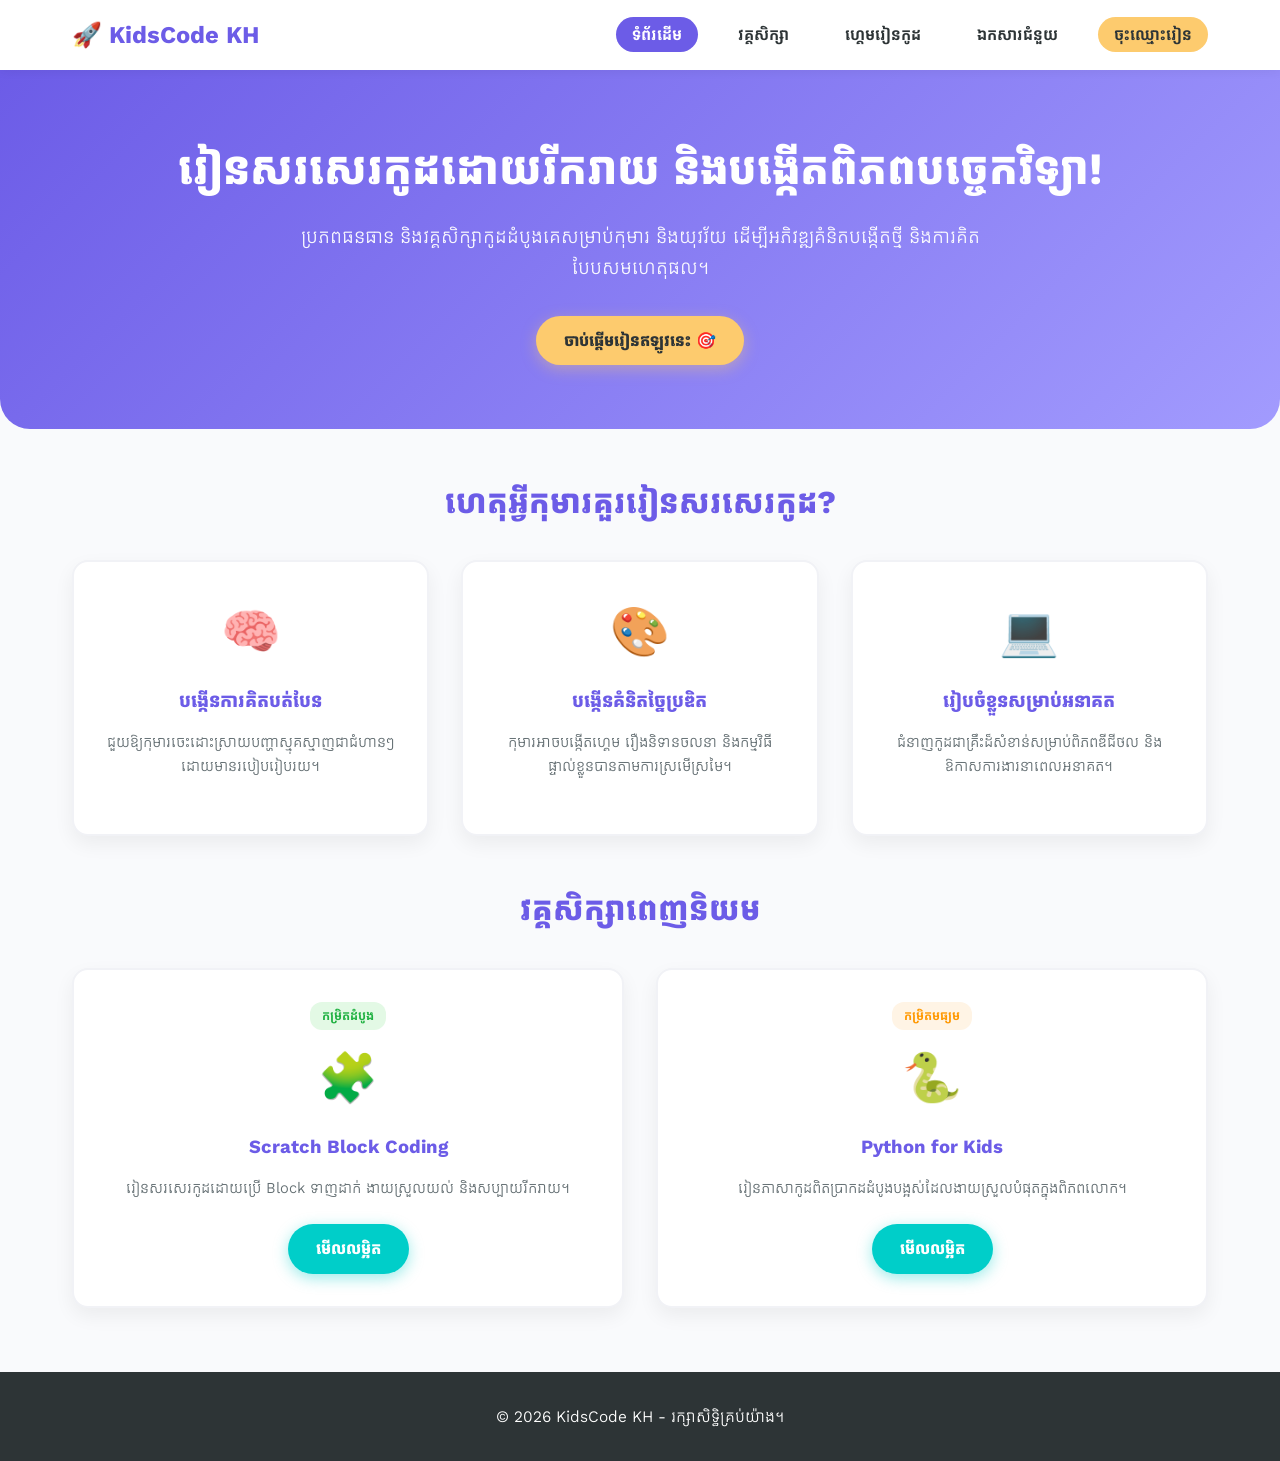
<file: index.html>
<!DOCTYPE html>
<html lang="km">
<head>
    <meta charset="UTF-8">
    <meta name="viewport" content="width=device-width, initial-scale=1.0">
    <title>Coding for Kids - ទំព័រដើម</title>
    <link rel="stylesheet" href="Amm.css">
</head>
<body>

    <!-- Navigation Header -->
    <header>
        <nav>
            <a href="index.html" class="logo">🚀 KidsCode KH</a>
            <ul class="nav-links">
                <li><a href="index.html" class="active">ទំព័រដើម</a></li>
                <li><a href="courses.html">វគ្គសិក្សា</a></li>
                <li><a href="games.html">ហ្គេមរៀនកូដ</a></li>
                <li><a href="resources.html">ឯកសារជំនួយ</a></li>
                <li><a href="contact.html" class="btn-nav">ចុះឈ្មោះរៀន</a></li>
            </ul>
        </nav>
    </header>

    <!-- Hero Section -->
    <section class="hero">
        <h1>រៀនសរសេរកូដដោយរីករាយ និងបង្កើតពិភពបច្ចេកវិទ្យា!</h1>
        <p>ប្រភពធនធាន និងវគ្គសិក្សាកូដដំបូងគេសម្រាប់កុមារ និងយុវវ័យ ដើម្បីអភិវឌ្ឍគំនិតបង្កើតថ្មី និងការគិតបែបសមហេតុផល។</p>
        <a href="courses.html" class="btn">ចាប់ផ្តើមរៀនឥឡូវនេះ 🎯</a>
    </section>

    <!-- Why Learn Coding Section -->
    <main class="container">
        <h2 class="section-title">ហេតុអ្វីកុមារគួររៀនសរសេរកូដ?</h2>
        <div class="grid">
            <div class="card">
                <div class="card-icon">🧠</div>
                <h3>បង្កើនការគិតបត់បែន</h3>
                <p>ជួយឱ្យកុមារចេះដោះស្រាយបញ្ហាស្មុគស្មាញជាជំហានៗដោយមានរបៀបរៀបរយ។</p>
            </div>
            <div class="card">
                <div class="card-icon">🎨</div>
                <h3>បង្កើនគំនិតច្នៃប្រឌិត</h3>
                <p>កុមារអាចបង្កើតហ្គេម រឿងនិទានចលនា និងកម្មវិធីផ្ទាល់ខ្លួនបានតាមការស្រមើស្រមៃ។</p>
            </div>
            <div class="card">
                <div class="card-icon">💻</div>
                <h3>រៀបចំខ្លួនសម្រាប់អនាគត</h3>
                <p>ជំនាញកូដជាគ្រឹះដ៏សំខាន់សម្រាប់ពិភពឌីជីថល និងឱកាសការងារនាពេលអនាគត។</p>
            </div>
        </div>
    </main>

    <!-- Popular Courses Preview -->
    <section class="container">
        <h2 class="section-title">វគ្គសិក្សាពេញនិយម</h2>
        <div class="grid">
            <div class="card">
                <span class="badge badge-beginner">កម្រិតដំបូង</span>
                <div class="card-icon">🧩</div>
                <h3>Scratch Block Coding</h3>
                <p>រៀនសរសេរកូដដោយប្រើ Block ទាញដាក់ ងាយស្រួលយល់ និងសប្បាយរីករាយ។</p>
                <a href="courses.html" class="btn btn-secondary">មើលលម្អិត</a>
            </div>
            <div class="card">
                <span class="badge badge-intermediate">កម្រិតមធ្យម</span>
                <div class="card-icon">🐍</div>
                <h3>Python for Kids</h3>
                <p>រៀនភាសាកូដពិតប្រាកដដំបូងបង្អស់ដែលងាយស្រួលបំផុតក្នុងពិភពលោក។</p>
                <a href="courses.html" class="btn btn-secondary">មើលលម្អិត</a>
            </div>
        </div>
    </section>

    <!-- Footer -->
    <footer>
        <p>&copy; 2026 KidsCode KH - រក្សាសិទ្ធិគ្រប់យ៉ាង។</p>
    </footer>
</body>
</html>
</file>
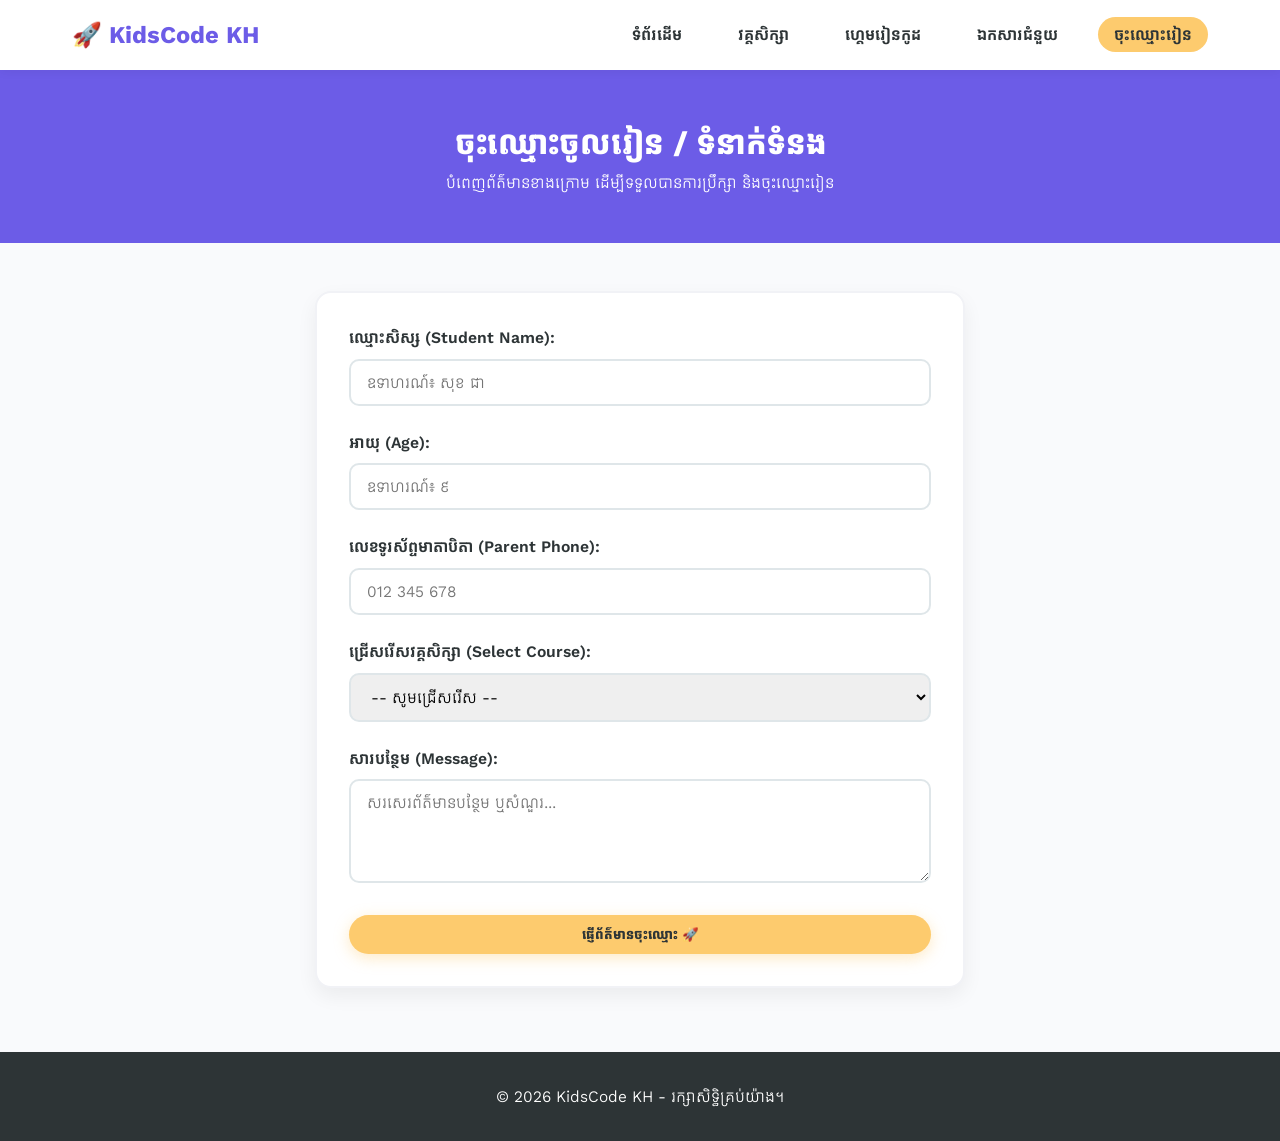
<file: contact.html>
<!DOCTYPE html>
<html lang="km">
<head>
    <meta charset="UTF-8">
    <meta name="viewport" content="width=device-width, initial-scale=1.0">
    <title>KidsCode - ចុះឈ្មោះ និងទំនាក់ទំនង</title>
    <link rel="stylesheet" href="Amm.css">
</head>
<body>

    <header>
        <nav>
            <a href="index.html" class="logo">🚀 KidsCode KH</a>
            <ul class="nav-links">
                <li><a href="index.html">ទំព័រដើម</a></li>
                <li><a href="courses.html">វគ្គសិក្សា</a></li>
                <li><a href="games.html">ហ្គេមរៀនកូដ</a></li>
                <li><a href="resources.html">ឯកសារជំនួយ</a></li>
                <li><a href="contact.html" class="active btn-nav">ចុះឈ្មោះរៀន</a></li>
            </ul>
        </nav>
    </header>

    <div class="page-banner">
        <h1>ចុះឈ្មោះចូលរៀន / ទំនាក់ទំនង</h1>
        <p>បំពេញព័ត៌មានខាងក្រោម ដើម្បីទទួលបានការប្រឹក្សា និងចុះឈ្មោះរៀន</p>
    </div>

    <main class="container">
        <div class="card" style="max-width: 650px; margin: 0 auto; text-align: left;">
            <form action="#" method="post">
                <div class="form-group">
                    <label for="student-name">ឈ្មោះសិស្ស (Student Name):</label>
                    <input type="text" id="student-name" required placeholder="ឧទាហរណ៍៖ សុខ ជា">
                </div>

                <div class="form-group">
                    <label for="age">អាយុ (Age):</label>
                    <input type="number" id="age" min="5" max="18" required placeholder="ឧទាហរណ៍៖ ៩">
                </div>

                <div class="form-group">
                    <label for="parent-phone">លេខទូរស័ព្ទមាតាបិតា (Parent Phone):</label>
                    <input type="tel" id="parent-phone" required placeholder="012 345 678">
                </div>

                <div class="form-group">
                    <label for="course">ជ្រើសរើសវគ្គសិក្សា (Select Course):</label>
                    <select id="course" required>
                        <option value="">-- សូមជ្រើសរើស --</option>
                        <option value="scratch">Scratch Junior & Animation</option>
                        <option value="web">HTML & CSS Web Design</option>
                        <option value="python">Python Programming</option>
                        <option value="roblox">Roblox Game Dev</option>
                    </select>
                </div>

                <div class="form-group">
                    <label for="message">សារបន្ថែម (Message):</label>
                    <textarea id="message" rows="4" placeholder="សរសេរព័ត៌មានបន្ថែម ឬសំណួរ..."></textarea>
                </div>

                <button type="submit" class="btn" style="width: 100%;">ផ្ញើព័ត៌មានចុះឈ្មោះ 🚀</button>
            </form>
        </div>
    </main>

    <footer>
        <p>&copy; 2026 KidsCode KH - រក្សាសិទ្ធិគ្រប់យ៉ាង។</p>
    </footer>

</body>
</html>
</file>
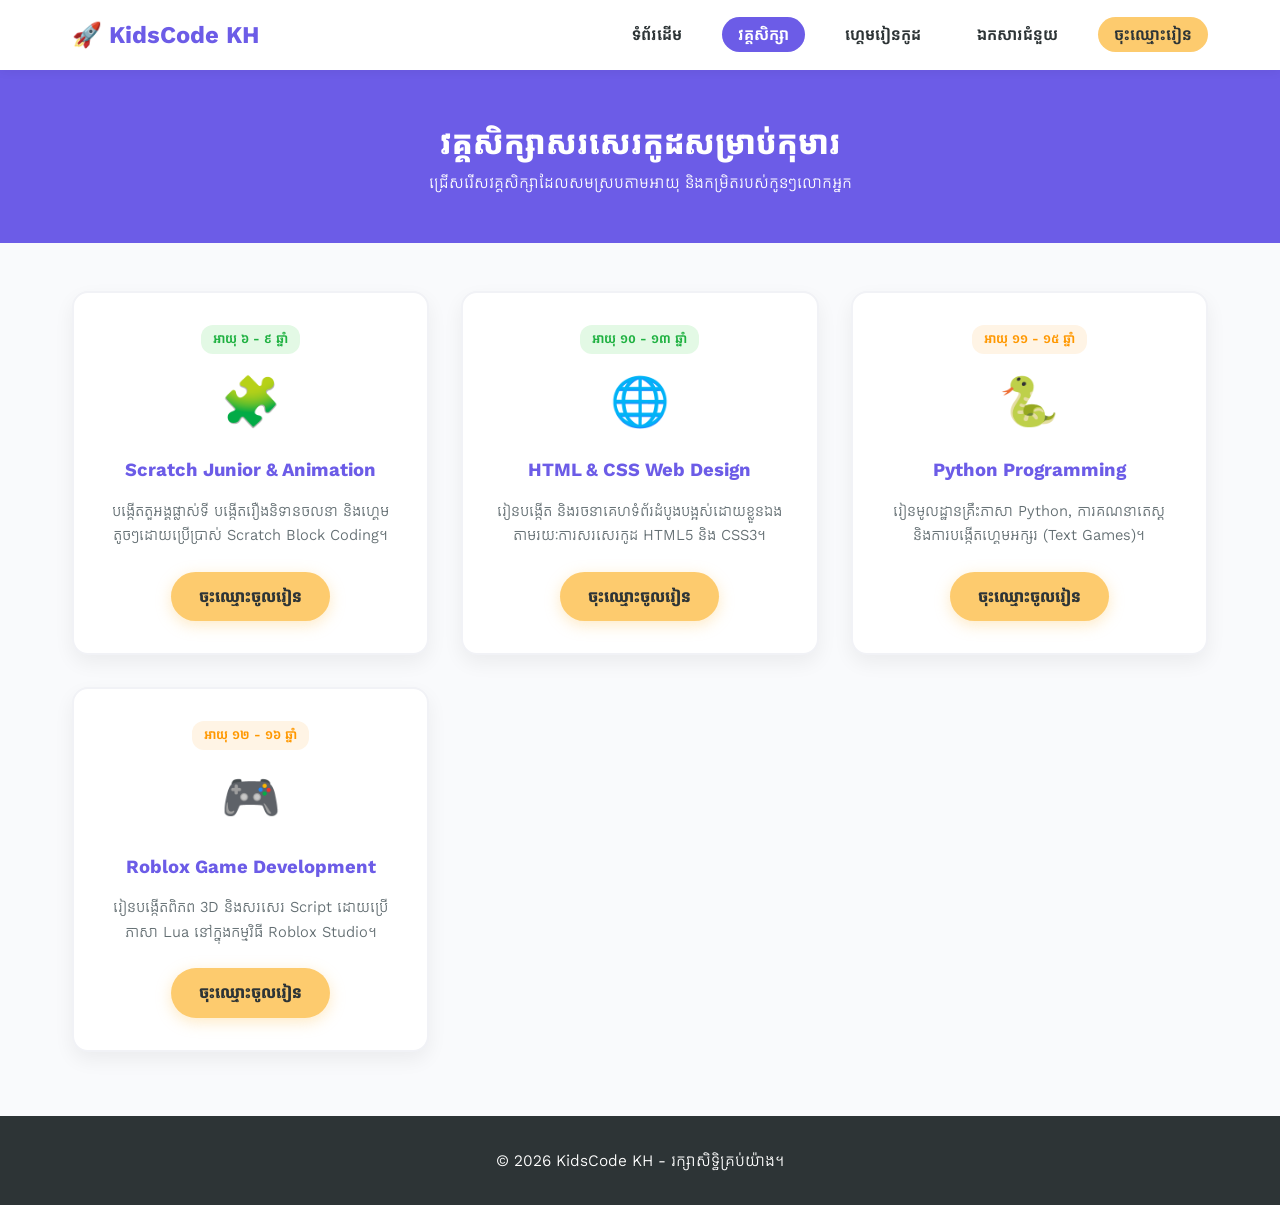
<file: courses.html>
<!DOCTYPE html>
<html lang="km">
<head>
    <meta charset="UTF-8">
    <meta name="viewport" content="width=device-width, initial-scale=1.0">
    <title>KidsCode - វគ្គសិក្សា</title>
    <link rel="stylesheet" href="Amm.css">
</head>
<body>

    <header>
        <nav>
            <a href="index.html" class="logo">🚀 KidsCode KH</a>
            <ul class="nav-links">
                <li><a href="index.html">ទំព័រដើម</a></li>
                <li><a href="courses.html" class="active">វគ្គសិក្សា</a></li>
                <li><a href="games.html">ហ្គេមរៀនកូដ</a></li>
                <li><a href="resources.html">ឯកសារជំនួយ</a></li>
                <li><a href="contact.html" class="btn-nav">ចុះឈ្មោះរៀន</a></li>
            </ul>
        </nav>
    </header>

    <div class="page-banner">
        <h1>វគ្គសិក្សាសរសេរកូដសម្រាប់កុមារ</h1>
        <p>ជ្រើសរើសវគ្គសិក្សាដែលសមស្របតាមអាយុ និងកម្រិតរបស់កូនៗលោកអ្នក</p>
    </div>

    <main class="container">
        <div class="grid">
            <!-- Course 1 -->
            <div class="card">
                <span class="badge badge-beginner">អាយុ ៦ - ៩ ឆ្នាំ</span>
                <div class="card-icon">🧩</div>
                <h3>Scratch Junior & Animation</h3>
                <p>បង្កើតតួអង្គផ្លាស់ទី បង្កើតរឿងនិទានចលនា និងហ្គេមតូចៗដោយប្រើប្រាស់ Scratch Block Coding។</p>
                <a href="contact.html" class="btn">ចុះឈ្មោះចូលរៀន</a>
            </div>

            <!-- Course 2 -->
            <div class="card">
                <span class="badge badge-beginner">អាយុ ១០ - ១៣ ឆ្នាំ</span>
                <div class="card-icon">🌐</div>
                <h3>HTML & CSS Web Design</h3>
                <p>រៀនបង្កើត និងរចនាគេហទំព័រដំបូងបង្អស់ដោយខ្លួនឯង តាមរយៈការសរសេរកូដ HTML5 និង CSS3។</p>
                <a href="contact.html" class="btn">ចុះឈ្មោះចូលរៀន</a>
            </div>

            <!-- Course 3 -->
            <div class="card">
                <span class="badge badge-intermediate">អាយុ ១១ - ១៥ ឆ្នាំ</span>
                <div class="card-icon">🐍</div>
                <h3>Python Programming</h3>
                <p>រៀនមូលដ្ឋានគ្រឹះភាសា Python, ការគណនាតេស្ដ និងការបង្កើតហ្គេមអក្សរ (Text Games)។</p>
                <a href="contact.html" class="btn">ចុះឈ្មោះចូលរៀន</a>
            </div>

            <!-- Course 4 -->
            <div class="card">
                <span class="badge badge-intermediate">អាយុ ១២ - ១៦ ឆ្នាំ</span>
                <div class="card-icon">🎮</div>
                <h3>Roblox Game Development</h3>
                <p>រៀនបង្កើតពិភព 3D និងសរសេរ Script ដោយប្រើភាសា Lua នៅក្នុងកម្មវិធី Roblox Studio។</p>
                <a href="contact.html" class="btn">ចុះឈ្មោះចូលរៀន</a>
            </div>
        </div>
    </main>

    <footer>
        <p>&copy; 2026 KidsCode KH - រក្សាសិទ្ធិគ្រប់យ៉ាង។</p>
    </footer>

</body>
</html>
</file>
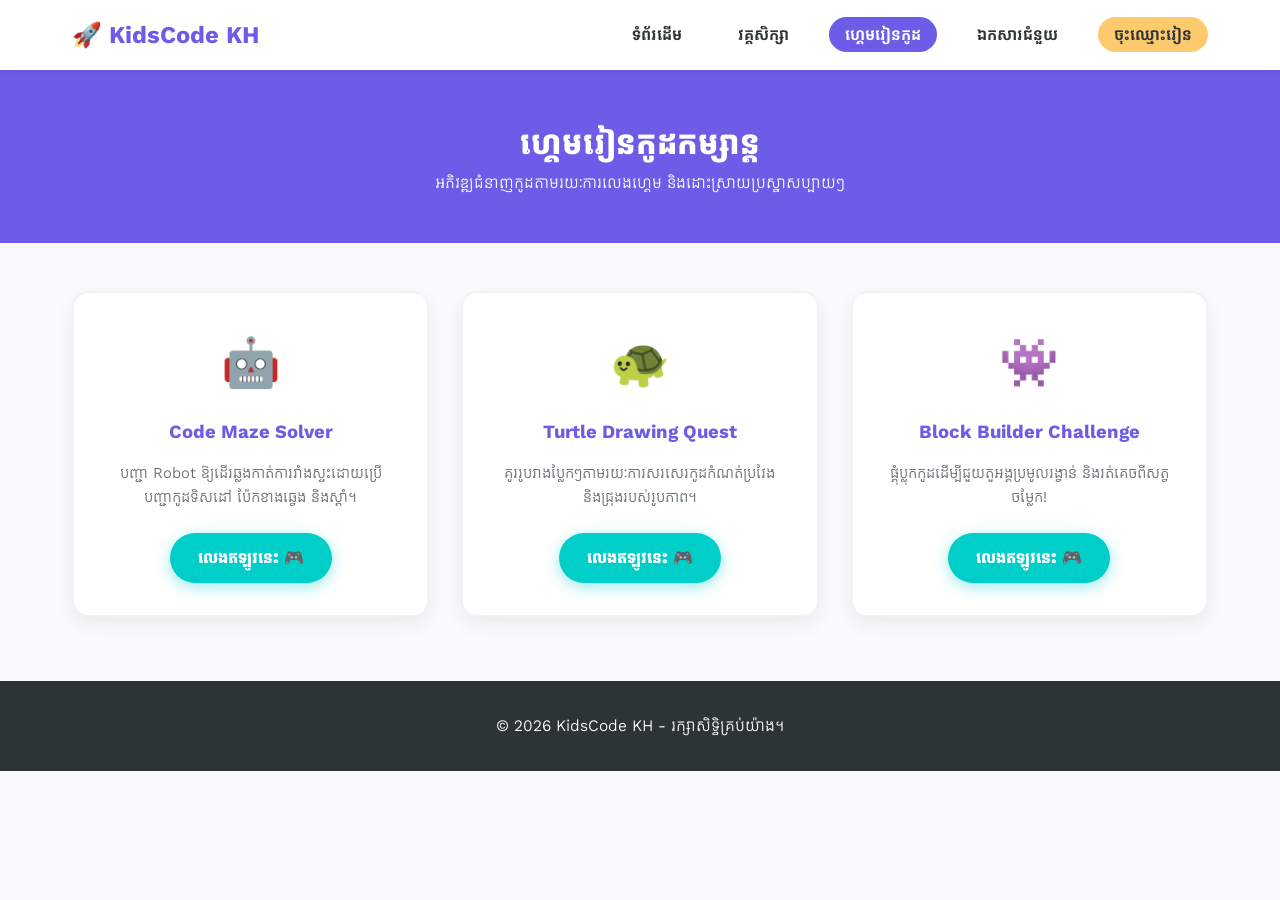
<file: games.html>
<!DOCTYPE html>
<html lang="km">
<head>
    <meta charset="UTF-8">
    <meta name="viewport" content="width=device-width, initial-scale=1.0">
    <title>KidsCode - ហ្គេមរៀនកូដ</title>
    <link rel="stylesheet" href="Amm.css">
</head>
<body>

    <header>
        <nav>
            <a href="index.html" class="logo">🚀 KidsCode KH</a>
            <ul class="nav-links">
                <li><a href="index.html">ទំព័រដើម</a></li>
                <li><a href="courses.html">វគ្គសិក្សា</a></li>
                <li><a href="games.html" class="active">ហ្គេមរៀនកូដ</a></li>
                <li><a href="resources.html">ឯកសារជំនួយ</a></li>
                <li><a href="contact.html" class="btn-nav">ចុះឈ្មោះរៀន</a></li>
            </ul>
        </nav>
    </header>

    <div class="page-banner">
        <h1>ហ្គេមរៀនកូដកម្សាន្ត</h1>
        <p>អភិវឌ្ឍជំនាញកូដតាមរយៈការលេងហ្គេម និងដោះស្រាយប្រស្នាសប្បាយៗ</p>
    </div>

    <main class="container">
        <div class="grid">
            <div class="card">
                <div class="card-icon">🤖</div>
                <h3>Code Maze Solver</h3>
                <p>បញ្ជា Robot ឱ្យដើរឆ្លងកាត់ការរាំងស្ទះដោយប្រើបញ្ជាកូដទិសដៅ ប៉ែកខាងឆ្វេង និងស្តាំ។</p>
                <a href="#" class="btn btn-secondary">លេងឥឡូវនេះ 🎮</a>
            </div>

            <div class="card">
                <div class="card-icon">🐢</div>
                <h3>Turtle Drawing Quest</h3>
                <p>គូររូបរាងប្លែកៗតាមរយៈការសរសេរកូដកំណត់ប្រវែង និងជ្រុងរបស់រូបភាព។</p>
                <a href="#" class="btn btn-secondary">លេងឥឡូវនេះ 🎮</a>
            </div>

            <div class="card">
                <div class="card-icon">👾</div>
                <h3>Block Builder Challenge</h3>
                <p>ផ្គុំប្លុកកូដដើម្បីជួយតួអង្គប្រមូលរង្វាន់ និងរត់គេចពីសត្វចម្លែក!</p>
                <a href="#" class="btn btn-secondary">លេងឥឡូវនេះ 🎮</a>
            </div>
        </div>
    </main>

    <footer>
        <p>&copy; 2026 KidsCode KH - រក្សាសិទ្ធិគ្រប់យ៉ាង។</p>
    </footer>

</body>
</html>
</file>
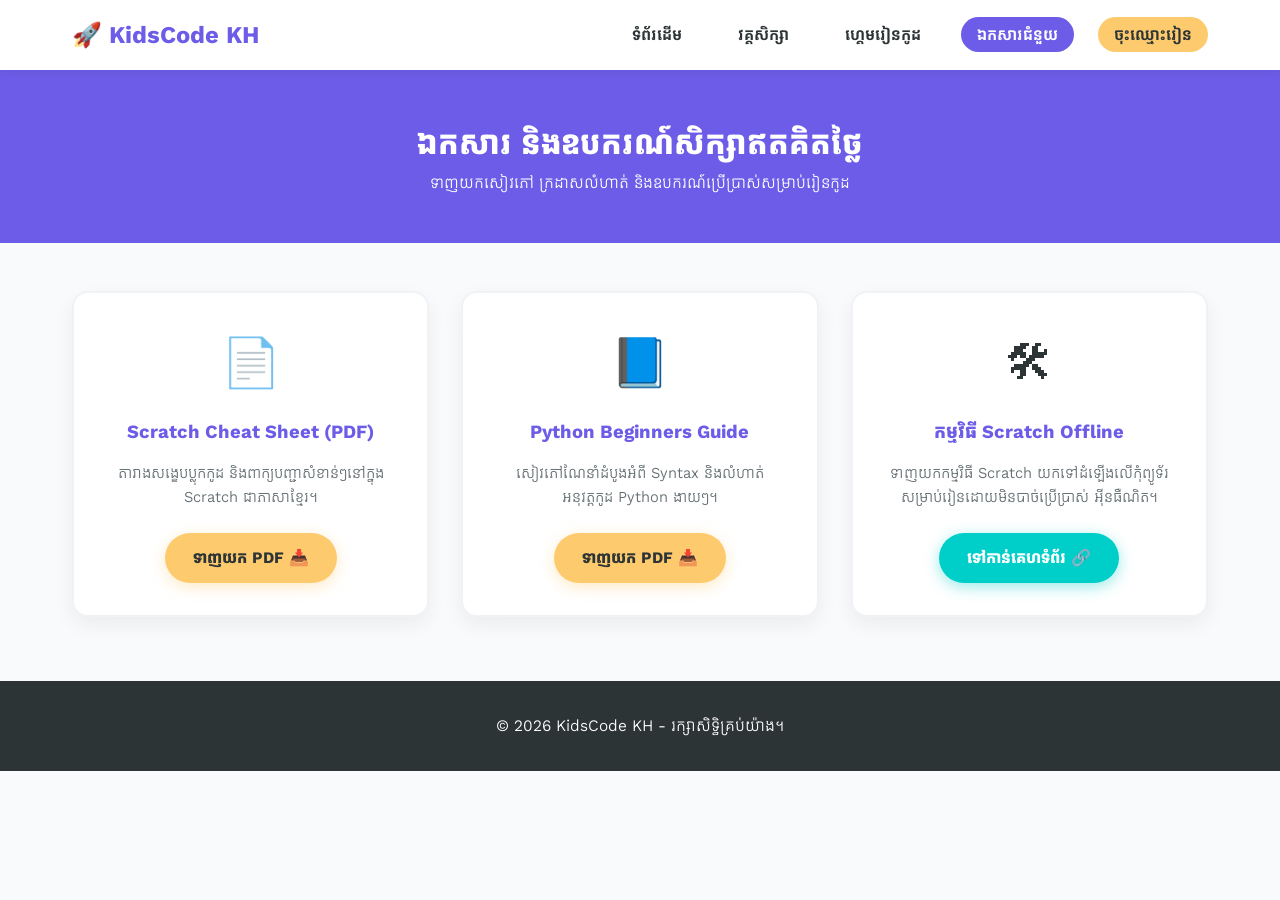
<file: resources.html>
<!DOCTYPE html>
<html lang="km">
<head>
    <meta charset="UTF-8">
    <meta name="viewport" content="width=device-width, initial-scale=1.0">
    <title>KidsCode - ឯកសារជំនួយ</title>
    <link rel="stylesheet" href="Amm.css">
</head>
<body>

    <header>
        <nav>
            <a href="index.html" class="logo">🚀 KidsCode KH</a>
            <ul class="nav-links">
                <li><a href="index.html">ទំព័រដើម</a></li>
                <li><a href="courses.html">វគ្គសិក្សា</a></li>
                <li><a href="games.html">ហ្គេមរៀនកូដ</a></li>
                <li><a href="resources.html" class="active">ឯកសារជំនួយ</a></li>
                <li><a href="contact.html" class="btn-nav">ចុះឈ្មោះរៀន</a></li>
            </ul>
        </nav>
    </header>

    <div class="page-banner">
        <h1>ឯកសារ និងឧបករណ៍សិក្សាឥតគិតថ្លៃ</h1>
        <p>ទាញយកសៀវភៅ ក្រដាសលំហាត់ និងឧបករណ៍ប្រើប្រាស់សម្រាប់រៀនកូដ</p>
    </div>

    <main class="container">
        <div class="grid">
            <div class="card">
                <div class="card-icon">📄</div>
                <h3>Scratch Cheat Sheet (PDF)</h3>
                <p>តារាងសង្ខេបប្លុកកូដ និងពាក្យបញ្ជាសំខាន់ៗនៅក្នុង Scratch ជាភាសាខ្មែរ។</p>
                <a href="#" class="btn">ទាញយក PDF 📥</a>
            </div>

            <div class="card">
                <div class="card-icon">📘</div>
                <h3>Python Beginners Guide</h3>
                <p>សៀវភៅណែនាំដំបូងអំពី Syntax និងលំហាត់អនុវត្តកូដ Python ងាយៗ។</p>
                <a href="#" class="btn">ទាញយក PDF 📥</a>
            </div>

            <div class="card">
                <div class="card-icon">🛠</div>
                <h3>កម្មវិធី Scratch Offline</h3>
                <p>ទាញយកកម្មវិធី Scratch យកទៅដំឡើងលើកុំព្យូទ័រសម្រាប់រៀនដោយមិនបាច់ប្រើប្រាស់ អ៊ីនធឺណិត។</p>
                <a href="https://scratch.mit.edu/download" target="_blank" class="btn btn-secondary">ទៅកាន់គេហទំព័រ 🔗</a>
            </div>
        </div>
    </main>

    <footer>
        <p>&copy; 2026 KidsCode KH - រក្សាសិទ្ធិគ្រប់យ៉ាង។</p>
    </footer>

</body>
</html>
</file>
<file: Amm.css>
@import url('https://fonts.googleapis.com/css2?family=Kantumruy+Pro:wght@400;600;700&family=Fredoka:wght@400;600;700&display=swap');

:root {
    --primary-color: #6C5CE7;
    --secondary-color: #00CEC9;
    --accent-yellow: #FDCB6E;
    --accent-pink: #FF7675;
    --bg-light: #F9FAFC;
    --text-dark: #2D3436;
    --white: #FFFFFF;
    --shadow: 0 8px 20px rgba(0,0,0,0.06);
    --radius: 16px;
}

* {
    margin: 0;
    padding: 0;
    box-sizing: border-box;
    font-family: 'Kantumruy Pro', 'Fredoka', sans-serif;
}

body {
    background-color: var(--bg-light);
    color: var(--text-dark);
    line-height: 1.6;
}

/* Header & Navigation */
header {
    background: var(--white);
    box-shadow: 0 2px 10px rgba(0,0,0,0.05);
    position: sticky;
    top: 0;
    z-index: 1000;
}

nav {
    display: flex;
    justify-content: space-between;
    align-items: center;
    max-width: 1200px;
    margin: 0 auto;
    padding: 1rem 2rem;
}

.logo {
    font-size: 1.5rem;
    font-weight: 700;
    color: var(--primary-color);
    text-decoration: none;
    display: flex;
    align-items: center;
    gap: 8px;
}

.nav-links {
    display: flex;
    list-style: none;
    gap: 1.5rem;
}

.nav-links a {
    text-decoration: none;
    color: var(--text-dark);
    font-weight: 600;
    padding: 8px 16px;
    border-radius: 20px;
    transition: all 0.3s ease;
}

.nav-links a:hover, .nav-links a.active {
    background: var(--primary-color);
    color: var(--white);
}

.btn-nav {
    background: var(--accent-yellow) !important;
    color: var(--text-dark) !important;
}

/* Hero Section */
.hero {
    background: linear-gradient(135deg, #6C5CE7 0%, #A29BFE 100%);
    color: var(--white);
    padding: 4rem 2rem;
    text-align: center;
    border-radius: 0 0 30px 30px;
}

.hero h1 {
    font-size: 2.8rem;
    margin-bottom: 1rem;
}

.hero p {
    font-size: 1.2rem;
    max-width: 700px;
    margin: 0 auto 2rem auto;
    opacity: 0.95;
}

.btn {
    display: inline-block;
    padding: 12px 28px;
    background: var(--accent-yellow);
    color: var(--text-dark);
    text-decoration: none;
    font-weight: 700;
    border-radius: 30px;
    box-shadow: 0 4px 15px rgba(253, 203, 110, 0.4);
    transition: transform 0.2s, background 0.3s;
    border: none;
    cursor: pointer;
}

.btn:hover {
    transform: translateY(-3px);
    background: #ffeaa7;
}

.btn-secondary {
    background: var(--secondary-color);
    color: var(--white);
    box-shadow: 0 4px 15px rgba(0, 206, 201, 0.4);
}

/* Containers & Grid Layout */
.container {
    max-width: 1200px;
    margin: 3rem auto;
    padding: 0 2rem;
}

.section-title {
    text-align: center;
    font-size: 2rem;
    color: var(--primary-color);
    margin-bottom: 2rem;
}

.grid {
    display: grid;
    grid-template-columns: repeat(auto-fit, minmax(280px, 1fr));
    gap: 2rem;
}

/* Card Design */
.card {
    background: var(--white);
    border-radius: var(--radius);
    padding: 2rem;
    box-shadow: var(--shadow);
    transition: transform 0.3s ease, box-shadow 0.3s ease;
    border: 2px solid #f1f2f6;
    text-align: center;
}

.card:hover {
    transform: translateY(-8px);
    box-shadow: 0 12px 25px rgba(0,0,0,0.1);
}

.card-icon {
    font-size: 3rem;
    margin-bottom: 1rem;
}

.card h3 {
    margin-bottom: 0.8rem;
    color: var(--primary-color);
}

.card p {
    color: #636e72;
    font-size: 0.95rem;
    margin-bottom: 1.5rem;
}

.badge {
    display: inline-block;
    padding: 4px 12px;
    border-radius: 12px;
    font-size: 0.8rem;
    font-weight: 600;
    margin-bottom: 10px;
}

.badge-beginner { background: #e3f9e5; color: #1fb141; }
.badge-intermediate { background: #fff4e5; color: #ff9800; }

/* Forms */
.form-group {
    margin-bottom: 1.5rem;
    text-align: left;
}

.form-group label {
    display: block;
    margin-bottom: 0.5rem;
    font-weight: 600;
}
.form-group input, 
.form-group select, 
.form-group textarea {
    width: 100%;
    padding: 12px 16px;
    border: 2px solid #dfe6e9;
    border-radius: 10px;
    font-size: 1rem;
    outline: none;
    transition: border-color 0.3s;
}

.form-group input:focus, 
.form-group select:focus, 
.form-group textarea:focus {
    border-color: var(--primary-color);
}

/* Page Header (Banner for sub-pages) */
.page-banner {
    background: var(--primary-color);
    color: var(--white);
    text-align: center;
    padding: 3rem 2rem;
}

/* Footer */
footer {
    background: #2d3436;
    color: var(--white);
    text-align: center;
    padding: 2rem;
    margin-top: 4rem;
}

footer a {
    color: var(--accent-yellow);
    text-decoration: none;
}

/* Responsive */
@media (max-width: 768px) {
    nav {
        flex-direction: column;
        gap: 1rem;
    }
    .hero h1 {
        font-size: 2rem;
    }
}
</file>
